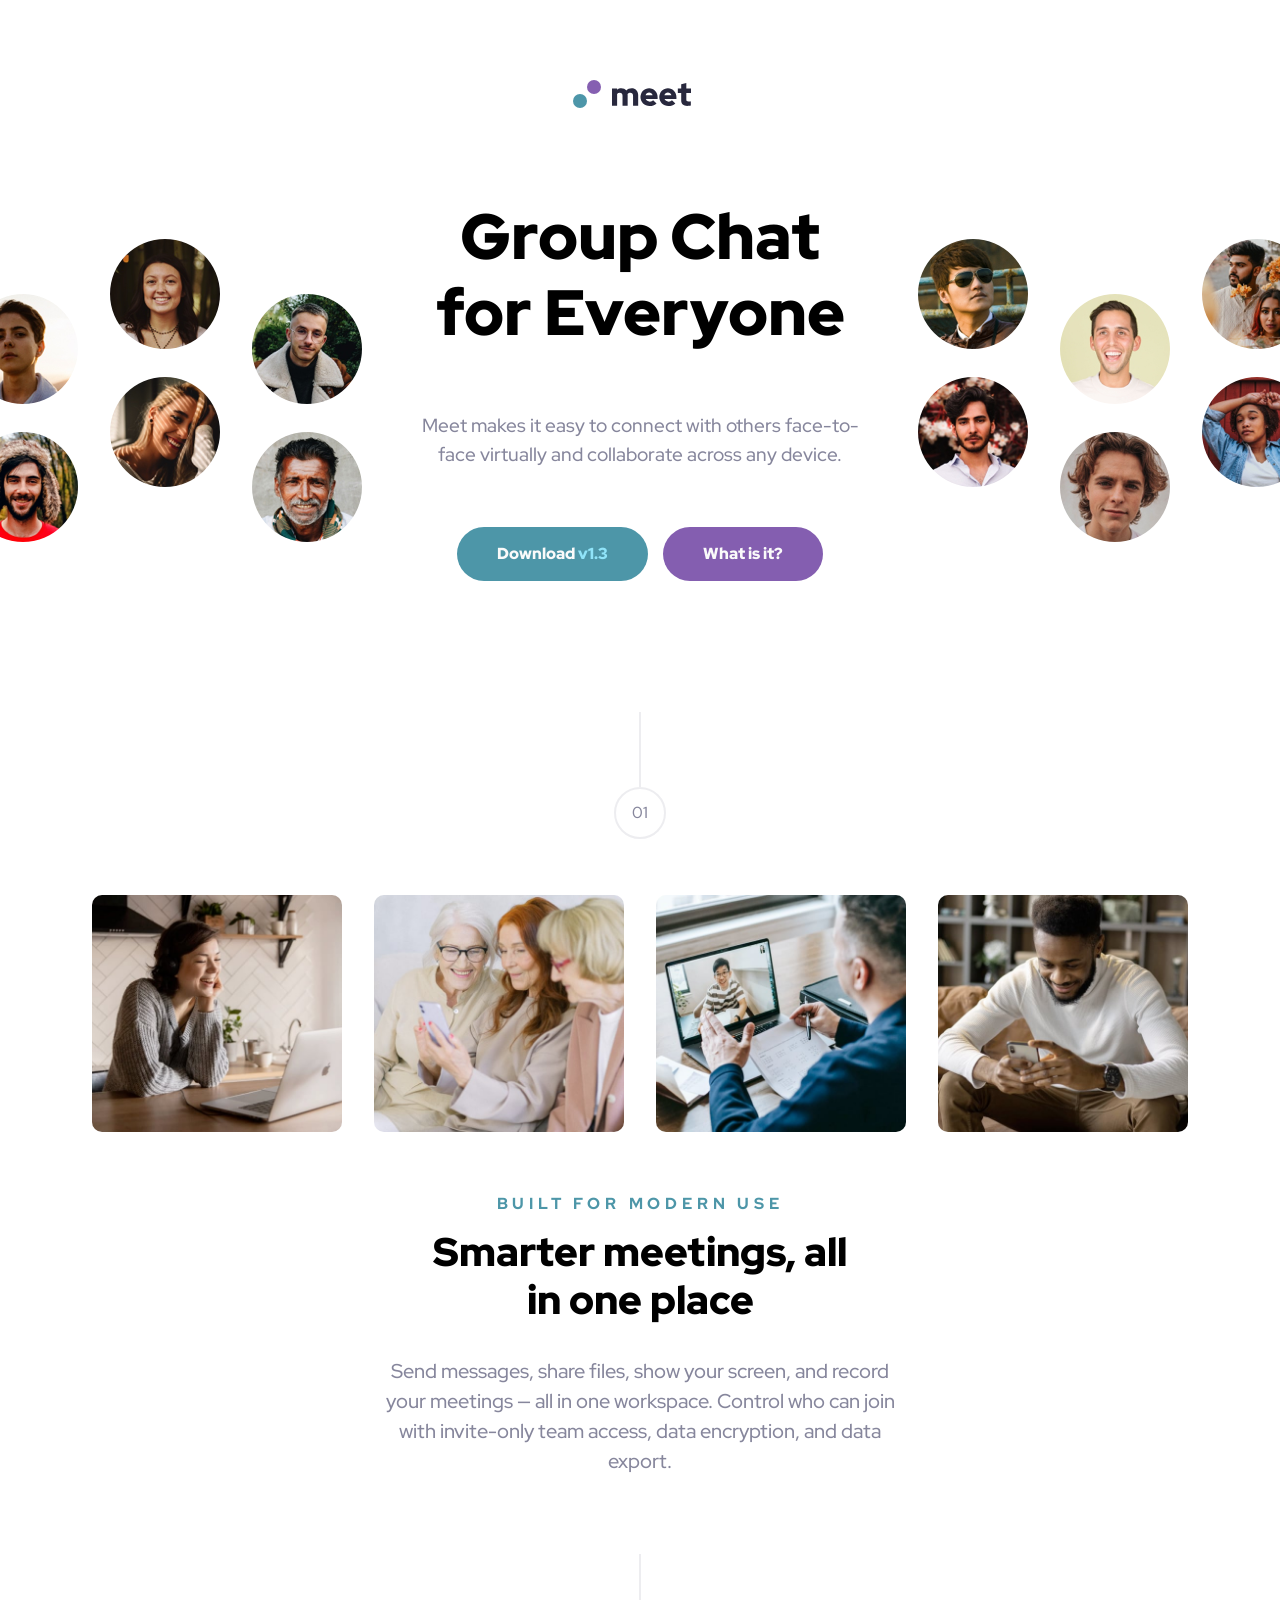
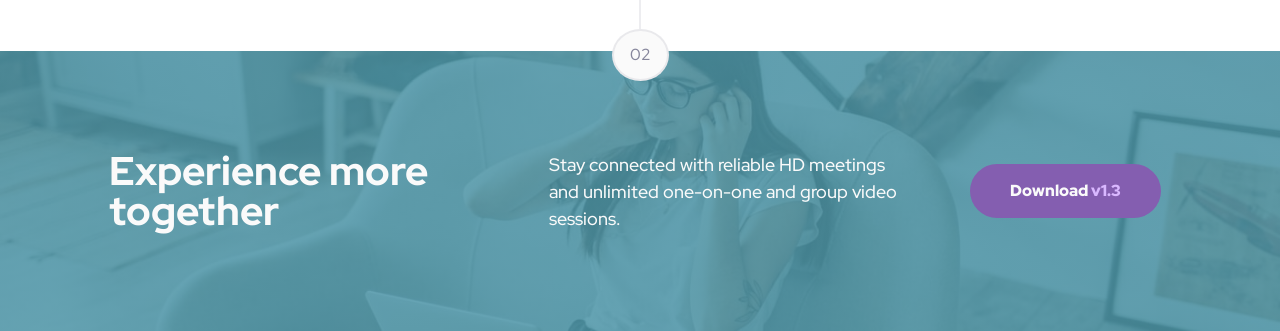
<file: index.html>
<!doctype html>
<html lang="en">
  <head>
    <meta charset="UTF-8" />
    <meta name="viewport" content="width=device-width, initial-scale=1.0" />

    <link
      rel="icon"
      type="image/png"
      sizes="32x32"
      href="starter-code/assets/favicon-32x32.png"
    />
    <link rel="stylesheet" href="reset.css" />
    <link rel="stylesheet" href="app.css" />
    <title>Frontend Mentor | Meet landing page</title>
  </head>
  <body>
    <img class="logo" src="starter-code/assets/logo.svg" alt="Company Logo" />
    <div class="beginning">
      <div class="text-content">
        <h1>Group Chat for Everyone</h1>
        <p>
          Meet makes it easy to connect with others face-to-face virtually and
          collaborate across any device.
        </p>
        <div class="buttons">
          <a href="#download" class="download1">Download <span>v1.3</span></a>
          <a href="#pagebreak" class="explination">What is it?</a>
        </div>
      </div>
      <img
        class="hero-left"
        src="starter-code/assets/desktop/image-hero-left.png"
        alt=""
      />
      <img
        class="hero-right"
        src="starter-code/assets/desktop/image-hero-right.png"
        alt=""
      />
      <img
        class="hero-small"
        src="starter-code/assets/tablet/image-hero.png"
        alt=""
      />
    </div>
    <div class="line1" id="pagebreak"></div>
    <div class="pagebreak-1">01</div>
    <div class="pagebreak-images">
      <img
        src="starter-code/assets/desktop/image-woman-in-videocall.jpg"
        alt=""
      />
      <img
        src="starter-code/assets/desktop/image-women-videochatting.jpg"
        alt=""
      />
      <img src="starter-code/assets/desktop/image-men-in-meeting.jpg" alt="" />
      <img src="starter-code/assets/desktop/image-man-texting.jpg" alt="" />
    </div>
    <div class="whatisit">
      <h2>Built for modern use</h2>
      <h3>Smarter meetings, all in one place</h3>
      <p>
        Send messages, share files, show your screen, and record your meetings —
        all in one workspace. Control who can join with invite-only team access,
        data encryption, and data export.
      </p>
    </div>
    <div class="line2"></div>
    <div class="pagebreak-2">02</div>
    <footer class="ending">
      <h2>Experience more together</h2>
      <p>
        Stay connected with reliable HD meetings and unlimited one-on-one and
        group video sessions.
      </p>
      <span class="download2" id="download">Download <span>v1.3</span></span>
    </footer>
  </body>
</html>
</file>
<file: app.css>
@import url("https://fonts.googleapis.com/css2?family=Red+Hat+Display:ital,wght@0,300..900;1,300..900&display=swap");

:root {
  /* Primary */

  --Cyan-600: hsl(192, 37%, 48%);
  --Purple-600: hsl(268, 34%, 53%);

  /* Secondary */

  --Cyan-300: hsl(192, 90%, 77%);
  --Purple-300: hsl(268, 100%, 86%);

  /* Nuetral */

  --Slate-900: hsl(240, 21%, 20%);
  --Slate-600: hsl(240, 10%, 57%);
  --White: hsl(0, 0%, 98%);
}

* {
  box-sizing: border-box;
}

body {
  font-family: "Red Hat Display", sans-serif;
  display: flex;
  flex-direction: column;
  justify-content: center;
  align-items: center;
  min-height: 100vh;
  font-weight: 500;
}

.beginning {
  display: grid;
  grid-template-columns:
    minmax(0, 1fr)
    minmax(420px, 500px)
    minmax(0, 1fr);
  width: 100%;
  min-height: 500px;
  max-width: 1440px;
  overflow: hidden;
  margin-bottom: 4.5rem;
  margin-top: 2rem;
}

.hero-right {
  justify-self: end;
  align-self: center;
  grid-column: 3;
  transform: translateX(2rem);
}

.hero-left {
  justify-self: start;
  align-self: center;
  grid-column: 1;
  transform: translateX(-2rem);
}

.hero-small {
  display: none;
}

.logo {
  margin-top: 5rem;
  margin-right: 1rem;
}

.text-content {
  display: flex;
  flex-direction: column;
  justify-content: space-evenly;
  align-items: center;
  grid-column: 2;
  grid-row: 1/2;
}

.text-content h1 {
  text-align: center;
  font-size: clamp(3.2rem, 5vw, 4.375rem);
  max-width: 450px;
  font-weight: 900;
  line-height: 1.2;
}

.text-content p {
  text-align: center;
  color: var(--Slate-600);
  font-size: clamp(1rem, 1.5vw, 1.25rem);
  line-height: 1.5;
  max-width: 460px;
}

.download1 {
  border-radius: 80px;
  padding: 1.2rem 2.5rem;
  background-color: var(--Cyan-600);
  color: var(--White);
  font-weight: 900;
}

.download1 span {
  color: var(--Cyan-300);
}

.explination {
  border-radius: 80px;
  padding: 1.2rem 2.5rem;
  background-color: var(--Purple-600);
  color: var(--White);
  font-weight: 900;
}

.buttons {
  width: 100%;
  max-width: 380px;
  display: flex;
  justify-content: space-around;
}

.pagebreak-1 {
  padding: 1rem;
  border-radius: 100%;
  border: 2px solid hsl(240 10% 57% / 0.15);
  color: var(--Slate-600);
}

.pagebreak-images {
  display: grid;
  grid-template-columns: repeat(4, 1fr);
  gap: 2rem;
  padding-top: 3.5rem;
}

.pagebreak-images img {
  width: 100%;
  max-width: 250px;
  height: auto;
  border-radius: 10px;
}

.pagebreak-2 {
  grid-column: 2;
  padding: 1rem;
  border-radius: 100%;
  border: 2px solid hsl(240 10% 57% / 0.15);
  color: var(--Slate-600);
  background-color: var(--White);
  position: relative;
  top: 30px;
}

.download2 {
  border-radius: 80px;
  padding: 1.2rem 2.5rem;
  background-color: var(--Purple-600);
  color: var(--White);
  font-weight: 900;
  grid-column: 3;
  justify-self: start;
  align-self: center;
  margin-left: 3.5rem;
  white-space: nowrap;
}

.download2 span {
  color: var(--Purple-300);
}

.line2 {
  border: 1px solid hsl(240 10% 57% / 0.15);
  height: 75px;
  position: relative;
  top: 30px;
}

.line1 {
  border: 1px solid hsl(240 10% 57% / 0.15);
  height: 75px;
}

.whatisit {
  display: flex;
  flex-direction: column;
  justify-content: center;
  align-items: center;
  padding: 4rem 0 3rem 0;
  width: 100%;
  max-width: 1440px;
  gap: 1rem;
}

.whatisit h2 {
  color: var(--Cyan-600);
  text-transform: uppercase;
  letter-spacing: 0.3rem;
  font-weight: 800;
}

.whatisit h3 {
  max-width: 450px;
  text-align: center;
  font-size: 2.5rem;
  font-weight: 900;
  line-height: 1.2;
}

.whatisit p {
  width: 100%;
  max-width: 600px;
  padding-inline: 2rem;
  text-align: center;
  font-size: 1.25rem;
  line-height: 1.5;
  color: var(--Slate-600);
  padding-top: 1rem;
}

.ending {
  display: grid;
  grid-template-columns: 1.5fr 1fr 1fr;
  width: 100%;
  min-height: 280px;
  max-width: 1440px;
  background-image:
    linear-gradient(hsl(192 37% 48% / 0.85), hsl(192 37% 48% / 0.85)),
    url(starter-code/assets/desktop/image-footer.jpg);
  background-repeat: no-repeat;
  background-size: cover;
  background-position: center 100%;
}

.ending p {
  color: var(--White);
  font-size: clamp(1rem, 1.5vw, 1.125rem);
  line-height: 1.5;
  grid-column: 2;
  align-self: center;
}

.ending h2 {
  max-width: 440px;
  align-self: center;
  justify-self: end;
  grid-column: 1;
  color: var(--White);
  font-size: clamp(1rem, 4vw, 2.5rem);
  font-weight: 800;
}

.download1,
.explination {
  text-decoration: none;
}

@media (max-width: 1230px) {
  .beginning {
    grid-template-columns: 1fr;
    grid-template-rows: auto auto;
  }

  .text-content {
    padding-top: 3rem;
    max-width: 500px;
    width: 100%;
    justify-self: center;
    grid-column: 1;
    grid-row: 2;
    gap: 1.5rem;
  }

  .text-content h1 {
    font-size: clamp(2.5rem, 5vw, 4rem);
    max-width: 450px;
  }

  .text-content p {
    max-width: 500px;
    font-size: 1.125rem;
    padding-bottom: 1rem;
  }

  .whatisit h3 {
    font-size: 2rem;
  }

  .whatisit p {
    font-size: 1.125rem;
  }

  .hero-left,
  .hero-right {
    display: none;
  }

  .hero-small {
    width: 110%;
    max-width: none;
    justify-self: center;
    height: auto;
    display: block;
    grid-column: 1;
    grid-row: 1;
  }
  .pagebreak-images {
    gap: 1rem;
    padding-inline: 2rem;
  }
}

@media (max-width: 1100px) {
  .ending {
    padding-inline: 2rem;
  }
}

@media (max-width: 780px) {
  .pagebreak-images {
    grid-template-columns: repeat(2, 1fr);
    gap: 2rem;
  }

  .ending {
    display: grid;
    min-height: 350px;
    grid-template-columns: 1fr;
    grid-template-rows: auto auto auto;
    align-content: start;
    padding-block: 3rem;
    gap: 2rem;
    background-image:
      linear-gradient(hsl(192 37% 48% / 0.85), hsl(192 37% 48% / 0.85)),
      url(starter-code/assets/tablet/image-footer.jpg);
    background-repeat: no-repeat;
    background-size: cover;
    background-position: center 50%;
  }

  .ending h2 {
    text-align: center;
    justify-self: center;
    width: 300px;
    padding-top: 1rem;
    grid-column: 1;
    grid-row: 1;
  }

  .ending p {
    align-self: start;
    text-align: center;
    grid-column: 1;
    grid-row: 2;
  }

  .download2 {
    margin-right: 3rem;
    align-self: start;
    justify-self: center;
    grid-column: 1;
    grid-row: 3;
  }
}

@media (max-width: 593px) {
  .ending h2 {
    font-size: 2rem;
  }

  .text-content p {
    font-size: 1.0625rem;
    padding-inline: 1rem;
  }

  .whatisit h3 {
    font-size: 1.75rem;
  }

  .whatisit p {
    font-size: 1rem;
    padding-inline: 2rem;
  }

  .buttons {
    gap: 1rem;
    display: flex;
    flex-direction: column;
    justify-content: space-around;
    align-items: center;
  }

  .explination {
    padding-inline: 1.7rem;
  }
}
</file>
